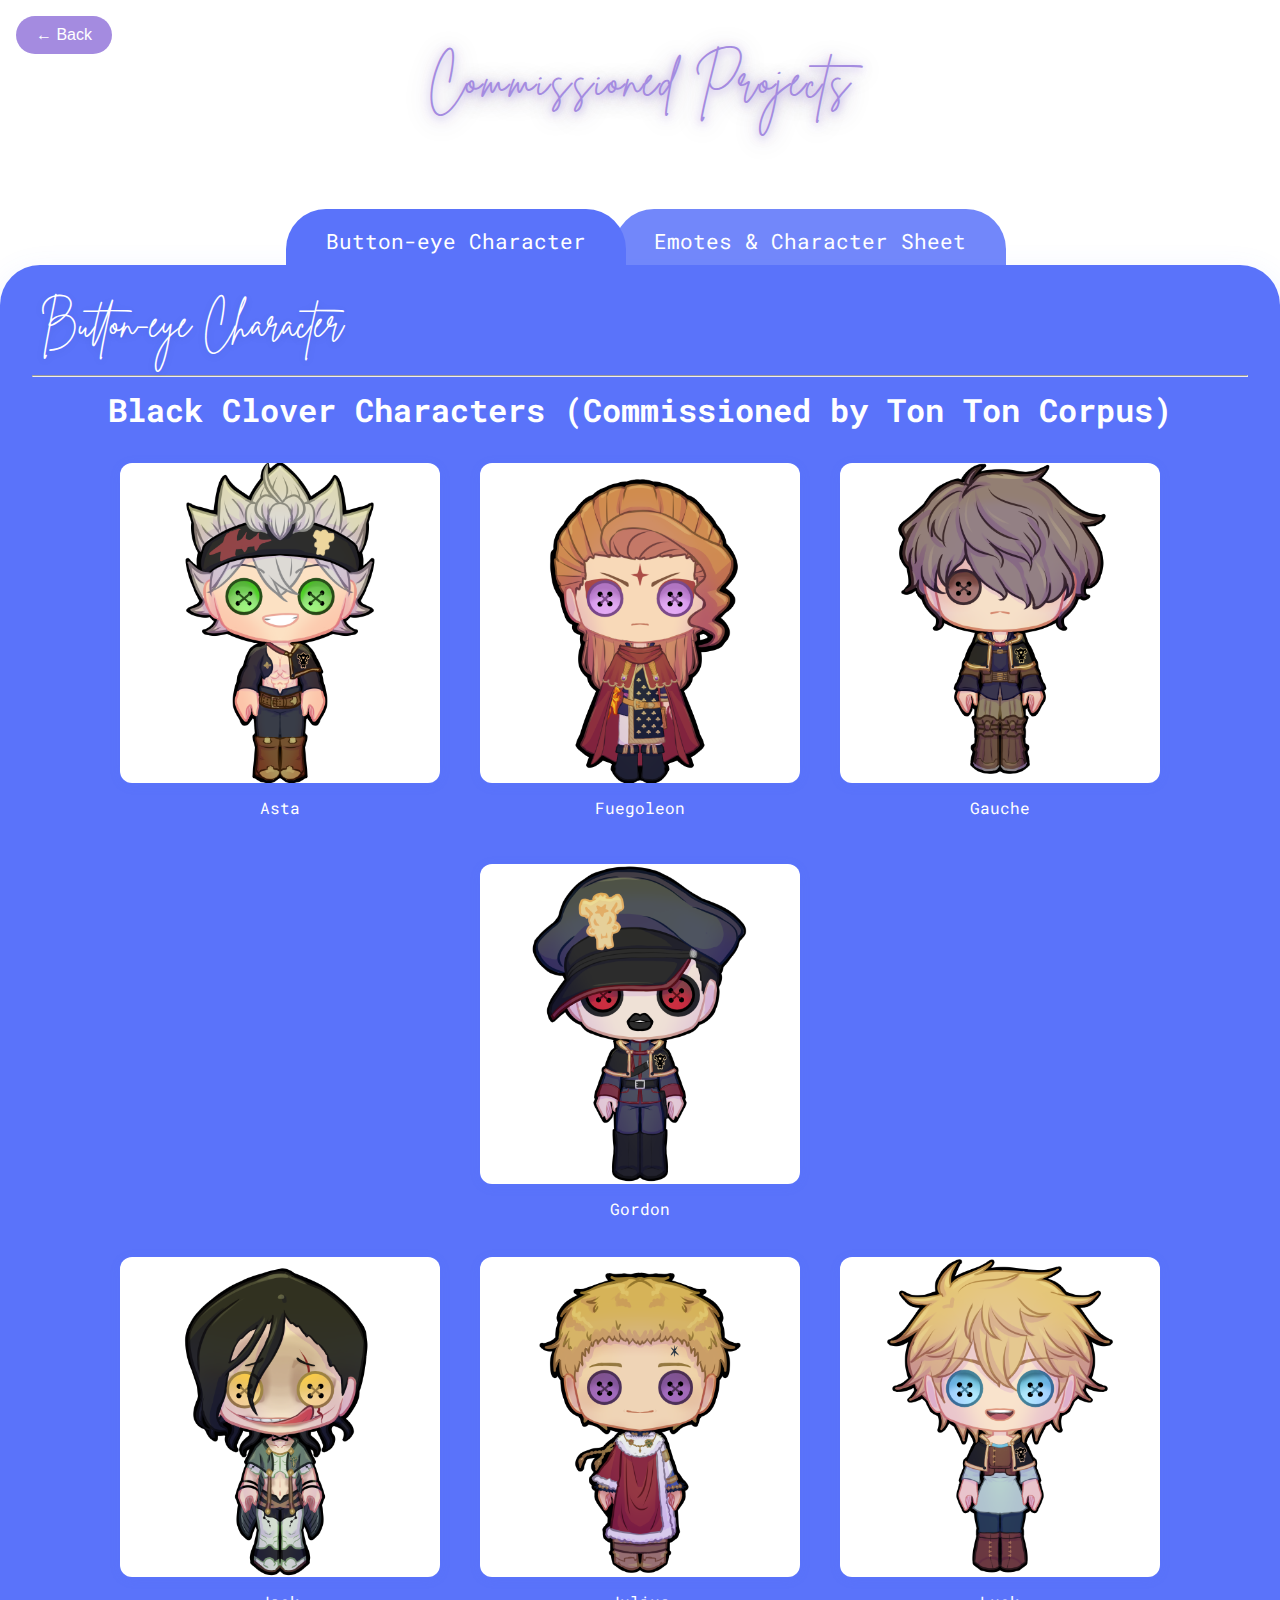
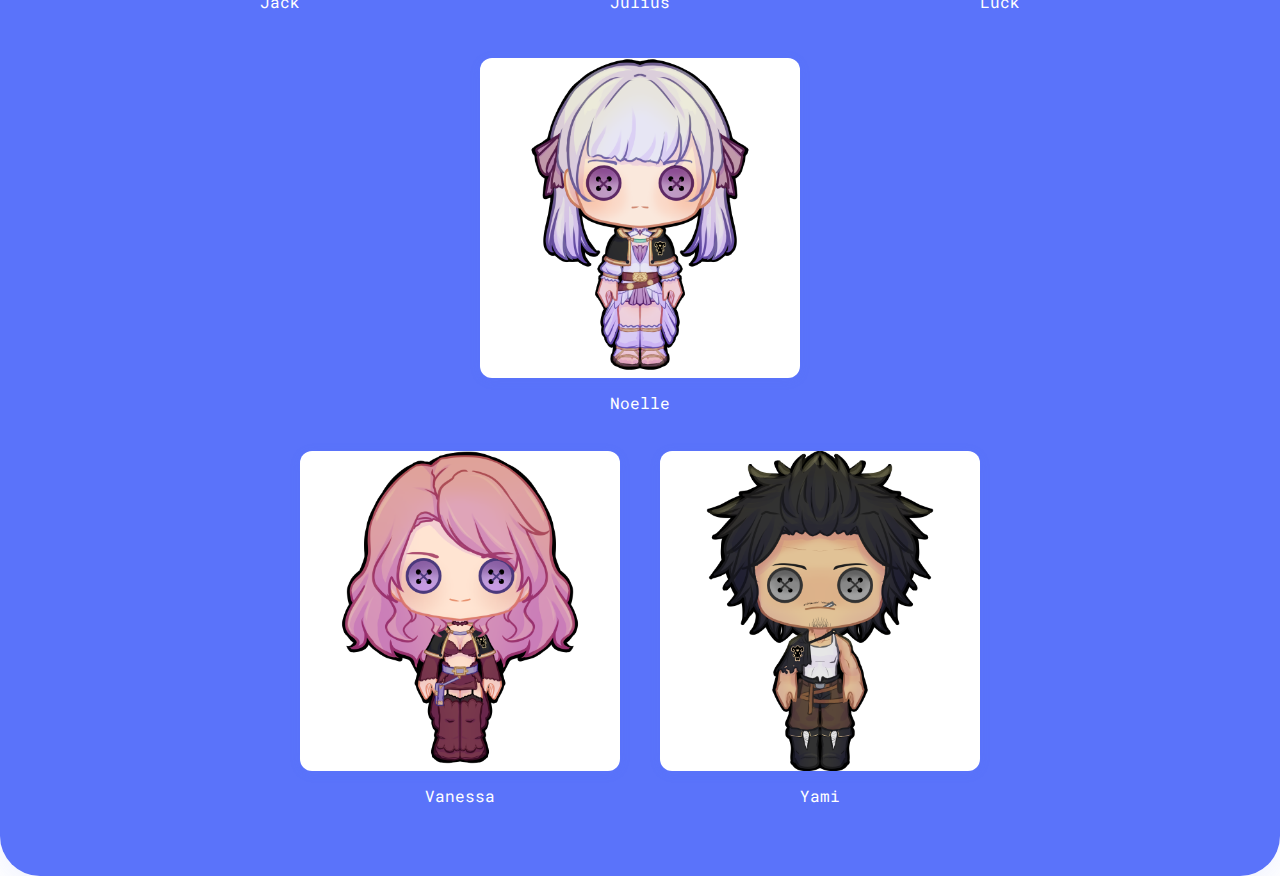
<file: commissioned_projects.html>
<!DOCTYPE html>
<html lang="en">
<head>
  <meta charset="UTF-8">
  <title>Commissioned Projects - Riza's Studio</title>
  <link href="https://fonts.googleapis.com/css2?family=Roboto+Mono:wght@400;700&display=swap" rel="stylesheet">
  <link rel="stylesheet" href="commissionstyle.css">
</head>
<body>
  <div class="back-btn-bar">
    <button class="nav-btn back" onclick="window.location.href='index.html'">← Back</button>
  </div>
  <header class="header">
    <span class="logo">Commissioned Projects</span>
  </header>
  <nav class="category-tabs">
    <button class="category-tab active" data-tab="button-eye" onclick="scrollToSection('button-eye-section')">Button-eye Character</button>
    <button class="category-tab" data-tab="emotes" onclick="scrollToSection('emotes-section')">Emotes & Character Sheet</button>
  </nav>

  <main class="category-content">
    <section id="button-eye-section" class="category-section active">
      <div class="category-header">Button-eye Character</div>
      <hr>
      <h2>Black Clover Characters (Commissioned by Ton Ton Corpus)</h2>
      <div class="logo-row">
        <div class="logo-block">
          <img src="PROJECTS/Commissioned/BC Characters/BC Asta Front Ton Comm.png" alt="Gallery Image 2" class="logo-img">
          <div class="portfolio-caption">Asta</div>
        </div>
        <div class="logo-block">
          <img src="PROJECTS/Commissioned/BC Characters/BC Fuegoleon Front Ton Comm.png" alt="Gallery Image 3" class="logo-img">
          <div class="portfolio-caption">Fuegoleon</div>
        </div>
        <div class="logo-block">
          <img src="PROJECTS/Commissioned/BC Characters/BC Gauche Front Ton Comm.png" alt="Gallery Image 3" class="logo-img">
          <div class="portfolio-caption">Gauche</div>
        </div>
        <div class="logo-block">
          <img src="PROJECTS/Commissioned/BC Characters/BC Gordon Front Ton Comm.png" alt="Gallery Image 1" class="logo-img">
          <div class="portfolio-caption">Gordon</div>
        </div>
      </div>
      <div class="logo-row">
        <div class="logo-block">
          <img src="PROJECTS/Commissioned/BC Characters/BC Jack Front Ton Comm.png" alt="Gallery Image 4" class="logo-img">
          <div class="portfolio-caption">Jack</div>
        </div>
        <div class="logo-block">
          <img src="PROJECTS/Commissioned/BC Characters/BC Julius Front Ton Comm.png" alt="Gallery Image 2" class="logo-img">
          <div class="portfolio-caption">Julius</div>
        </div>
        <div class="logo-block">
          <img src="PROJECTS/Commissioned/BC Characters/BC Luck Front Ton Comm.png" alt="Gallery Image 3" class="logo-img">
          <div class="portfolio-caption">Luck</div>
        </div>
        <div class="logo-block">
          <img src="PROJECTS/Commissioned/BC Characters/BC Noelle Front Ton Comm.png" alt="Gallery Image 3" class="logo-img">
          <div class="portfolio-caption">Noelle</div>
        </div>
      </div>
      <div class="logo-row">
        <div class="logo-block">
          <img src="PROJECTS/Commissioned/BC Characters/BC Vanessa Front Ton Comm.png" alt="Gallery Image 1" class="logo-img">
          <div class="portfolio-caption">Vanessa</div>
        </div>
        <div class="logo-block">
          <img src="PROJECTS/Commissioned/BC Characters/BC Yami Front Ton Comm.png" alt="Gallery Image 4" class="logo-img">
          <div class="portfolio-caption">Yami</div>
        </div>
      </div>
    </section>

    <section id="emotes-section" class="category-section">
      <div class="category-header">Emotes & Character Sheet</div>
      <hr>
      <h2>Emotes & Character Sheet</h2>
      <h6>Do not steal/redraw/repost in any way. Credits to the (VTuber) clients</h6>
      <div class="logo-row">
        <div class="logo-block">
          <img src="PROJECTS/Commissioned/emotes1.png" alt="Gallery Image 1" class="logo-img">
        </div>
        <div class="logo-block">
          <img src="PROJECTS/Commissioned/emotes2.png" alt="Gallery Image 4" class="logo-img">
        </div>
        <div class="logo-block">
          <img src="PROJECTS/Commissioned/emotes3.png" alt="Gallery Image 4" class="logo-img">
        </div>
      </div>
      <div class="logo-row">
        <div class="logo-block">
          <img src="PROJECTS/Commissioned/emotes4.png" alt="Gallery Image 1" class="logo-img">
        </div>
        <div class="logo-block">
          <img src="PROJECTS/Commissioned/emotes5.png" alt="Gallery Image 4" class="logo-img">
        </div>
        <div class="logo-block">
          <img src="PROJECTS/Commissioned/emotes6.png" alt="Gallery Image 4" class="logo-img">
        </div>
      </div>
      <div class="logo-row">
        <div class="logo-block">
          <img src="PROJECTS/Commissioned/charsheet2.png" alt="Gallery Image 1" class="logo-img">
        </div>
      </div>
    </section>
  </main>

<script>
function scrollToSection(sectionId) {
  const section = document.getElementById(sectionId);
  if (section) section.scrollIntoView({behavior: 'smooth'});
}

document.addEventListener('DOMContentLoaded', function() {
  const tabs = document.querySelectorAll('.category-tab');
  const sections = document.querySelectorAll('.category-section');
  const content = document.querySelector('.category-content');
  const pageKey = window.location.pathname.split('/').pop() + '-active-tab';

  // Helper: Activate tab/section by tabName (data-tab)
  function activateTab(tabName, scroll = false) {
    tabs.forEach(t => t.classList.remove('active'));
    sections.forEach(s => s.classList.remove('active'));
    const tab = Array.from(tabs).find(t => t.getAttribute('data-tab') === tabName);
    const section = document.getElementById(tabName + '-section');
    if (tab && section) {
      tab.classList.add('active');
      section.classList.add('active');
      if (scroll) section.scrollIntoView({behavior: 'smooth'});
      // Change background color (customize as needed)
      if(content) {
        if(tabName === 'animations' || tabName === 'ojt' || tabName === 'button-eye') {
          content.style.background = '#5a73fa';
        } else if(tabName === 'artworks' || tabName === 'school' || tabName === 'emotes') {
          content.style.background = '#a48be0';
        } else if(tabName === 'games' || tabName === 'shortfilm') {
          content.style.background = '#ff7eb3';
        } else if(tabName === 'marketing') {
          content.style.background = '#4a5fd3';
        } else if(tabName === 'music') {
          content.style.background = '#8fd3ff';
        } else if(tabName === 'video') {
          content.style.background = '#ffb38f';
        }
      }
      // Save to localStorage
      localStorage.setItem(pageKey, tabName);
    }
  }

  // Tab click handler
  tabs.forEach(tab => {
    tab.addEventListener('click', function(e) {
      const tabName = tab.getAttribute('data-tab');
      activateTab(tabName, false);
      // Update URL hash for deep linking
      history.replaceState(null, '', '#' + tabName + '-section');
    });
  });

  // On page load: check hash or localStorage
  let initialTab = null;
  if (window.location.hash) {
    const hash = window.location.hash.replace('#', '');
    const section = document.getElementById(hash);
    if (section) {
      const tabName = hash.replace('-section', '');
      initialTab = tabName;
      activateTab(tabName, true);
    }
  }
  if (!initialTab) {
    const savedTab = localStorage.getItem(pageKey);
    if (savedTab && Array.from(tabs).some(t => t.getAttribute('data-tab') === savedTab)) {
      activateTab(savedTab, false);
    }
  }
});
</script>

</body>
</html>
</file>
<file: commissionstyle.css>
@font-face {
      font-family: 'BrittanySignature';
      src: url('ASSETS/BrittanySignature.ttf') format('truetype');
      font-weight: normal;
      font-style: normal;
    }
    body {
      margin: 0;
      font-family: 'Roboto Mono', monospace;
      background: #fff;
      font-size: 22px;
    }
    .header {
      text-align: center;
      padding: 48px 0 32px 0;
      background: #fff;
    }
    .logo {
      font-family: 'BrittanySignature';
      font-size: 3rem;
      color: #a48be0;
      letter-spacing: 2px;
      margin-bottom: 32px;
      display: block;
      text-shadow:
        0 2px 8px rgba(135, 98, 219, 0.573),
        0 4px 24px rgba(55, 39, 90, 0.427),
        0 1px 0 #fff;
    }
    .category-tabs {
      display: flex;
      justify-content: center;
      gap: 0;
      margin-top: 32px;
      margin-bottom: 0;
      position: relative;
      z-index: 2;
    }
    .category-tab {
      font-family: 'Roboto Mono', monospace;
      font-size: 1.3rem;
      padding: 18px 40px;
      border: none;
      outline: none;
      cursor: pointer;
      background: #5a73fa;
      color: #fff;
      border-radius: 40px 40px 0 0;
      margin-right: -12px;
      transition: background 0.2s, color 0.2s, z-index 0.2s;
      z-index: 1;
      position: relative;
    }
    .category-tab.active[data-tab="button-eye"] {
      background: #5a73fa;
      color: #fff;
      z-index: 3;
    }
    .category-tab.active[data-tab="emotes"] {
    background: #a48be0;
    color: #fff;
    z-index: 3;
    }
    .category-tab:not(.active) {
      opacity: 0.85;
      z-index: 2;
    }
    .category-content {
      background: #5a73fa;
      border-radius: 40px;
      min-height: 400px;
      margin-top: -8px;
      position: relative;
      z-index: 1;
      transition: background 0.2s;
      box-shadow: 0 8px 32px rgba(90,115,250,0.10);
      padding: 32px 32px 32px 32px;
    }
    .category-section {
      display: none;
      min-height: 300px;
    }
    .category-section.active {
      display: block;
    }
    .category-header {
      font-family: 'BrittanySignature', cursive;
      font-size: 2.5rem;
      color: #fff;
      margin-bottom: 24px;
      margin-left: 8px;
      text-shadow: 0 2px 8px rgba(0,0,0,0.10);
    }
    .portfolio-image-block {
      display: flex;
      flex-direction: column;
      align-items: center;
      margin-bottom: 32px;
    }
    .portfolio-image {
      max-width: 100%;
      width: 600px;
      height: auto;
      border-radius: 24px;
      box-shadow: 0 4px 24px rgba(90,115,250,0.10);
      margin-bottom: 10px;
    }
    .portfolio-caption {
      font-family: 'Roboto Mono', monospace;
      font-size: 1.1rem;
      color: #fff;
      padding: 6px 18px;
      border-radius: 16px;
      text-align: center;
      margin-top: 0;
      word-break: break-all;
    }
    .portfolio-videos-row {
      display: flex;
      flex-direction: row;
      justify-content: center;
      gap: 32px;
      margin-bottom: 32px;
      flex-wrap: wrap;
    }
    .portfolio-video-block {
      display: flex;
      flex-direction: column;
      align-items: center;
      flex: 1 1 300px;
      max-width: 350px;
    }
    .portfolio-video {
      width: 100%;
      max-width: 900px;
      aspect-ratio: 16 / 9;
      height: 506px; /* 900 / 16 * 9 = 506.25 */
      object-fit: cover;
      border-radius: 24px;
      box-shadow: 0 4px 24px rgba(90,115,250,0.10);
      background: #000;
      margin-bottom: 10px;
      display: block;
    }
    .portfolio-video-thumb {
      width: 100%;
      max-width: 350px;
      aspect-ratio: 16 / 9;
      border-radius: 16px;
      margin-bottom: 8px;
      box-shadow: 0 2px 12px rgba(90,115,250,0.10);
      cursor: pointer;
      object-fit: cover;
      background: #000;
      transition: transform 0.15s, box-shadow 0.2s;
    }
    .portfolio-video-thumb:hover {
      transform: scale(1.04);
      box-shadow: 0 4px 24px rgba(90,115,250,0.18);
    }
    .video-thumb-wrapper {
      position: relative;
      display: inline-block;
    }

    .video-hover-text {
      position: absolute;
      top: 50%;
      left: 50%;
      transform: translate(-50%, -50%);
      color: #fff;
      background: rgba(127, 127, 127, 0.471);
      padding: 10px 24px;
      border-radius: 18px;
      font-family: 'Roboto Mono', monospace;
      font-size: 1.1rem;
      opacity: 0;
      pointer-events: none;
      transition: opacity 0.2s;
      text-align: center;
      letter-spacing: 1px;
      text-shadow: 0 2px 8px rgba(0,0,0,0.18);
    }

    .video-thumb-wrapper:hover .video-hover-text {
      opacity: 1;
    }
    /* Add this to your <style> section */
    h2 {
      color: #fff;
      text-align: center;
      font-family: 'Roboto Mono', monospace;
      margin-top: 0;
      margin-bottom: 24px;
      font-size: 2rem;
      font-weight: 700;
    }
    h6 {
      color: #fff;
      text-align: center;
      font-family: 'Roboto Mono', monospace;
      margin-top: 18px;
      margin-bottom: 18px;
      font-size: 1rem;
      font-weight: 400;
    }
    /* Add to your <style> section if not present */
    .download-link {
      color: #fff;
      font-family: 'Roboto Mono', monospace;
      font-size: 1.1rem;
      background: #a48be0;
      padding: 8px 20px;
      border-radius: 14px;
      text-decoration: none;
      transition: background 0.18s, color 0.18s, transform 0.15s;
      display: inline-block;
      margin-top: 4px;
      box-shadow: 0 2px 8px rgba(164,139,224,0.10);
    }
    .download-link:hover {
      background: #7c5fc7;
      color: #fff;
      transform: scale(1.06);
    }
    /* Responsive */
    @media (max-width: 900px) {
      .logo {
        font-size: 2rem;
      }
      .category-tabs {
        flex-direction: column;
        align-items: stretch;
        margin-top: 16px;
      }
      .category-tab {
        border-radius: 32px 32px 0 0;
        margin-right: 0;
        margin-bottom: 4px;
        font-size: 1rem;
        padding: 12px 0;
      }
      .category-content {
        border-radius: 24px;
        padding: 16px 6px;
        min-height: 150px;
      }
      .category-header {
        font-size: 1.5rem;
        margin-bottom: 12px;
        margin-left: 0;
        text-align: center;
      }
      .portfolio-image {
        width: 98vw;
        max-width: 100%;
        border-radius: 14px;
      }
      .portfolio-caption {
        font-size: 0.92rem;
        padding: 4px 10px;
      }
      .portfolio-video {
        height: 150px;
      }
      .portfolio-videos-row {
        flex-direction: column;
        align-items: center;
        gap: 18px;
      }
      .portfolio-video-block {
        max-width: 98vw;
        width: 100%;
      }
      .portfolio-video {
        min-width: 0;
        width: 100%;
        max-width: 100vw;
      }
      .llaira-video {
        height: 150px;
        max-width: 100vw;
      }
    }
    /* Scroll to top button */
    .scroll-top-btn {
      position: fixed;
      bottom: 32px;
      right: 32px;
      background: #a48be0;
      border: none;
      border-radius: 50%;
      width: 56px;
      height: 56px;
      display: flex;
      align-items: center;
      justify-content: center;
      cursor: pointer;
      box-shadow: 0 2px 8px rgba(164,139,224,0.18);
      z-index: 1000;
      transition: background 0.2s, transform 0.15s;
    }
    .scroll-top-btn:hover {
      background: #7c5fc7;
      transform: scale(1.12);
    }
    .scroll-top-btn svg {
      width: 32px;
      height: 32px;
      fill: #fff;
    }
    /* Back button */
    .back-btn-bar {
      position: absolute;
      top: 16px;
      left: 16px;
      z-index: 100;
    }
    .nav-btn {
      background: #a48be0;
      color: #fff;
      border: none;
      border-radius: 24px;
      padding: 10px 20px;
      font-size: 1rem;
      cursor: pointer;
      transition: background 0.2s, transform 0.15s;
      display: flex;
      align-items: center;
      gap: 8px;
    }
    .nav-btn:hover {
      background: #7c5fc7;
      transform: scale(1.05);
    }

    .artwork-slider {
      width: 100%;
      max-width: 900px;
      height: 520px;
      margin: 0 auto 32px auto;
      position: relative;
      overflow: hidden;
      border-radius: 28px;
      box-shadow: 0 4px 24px rgba(90,115,250,0.10);
      background: rgba(164,139,224,0.16);
    }

    .artwork-slide {
      display: none;
      justify-content: center;
      align-items: flex-start; /* Crop from top */
      width: 100%;
      height: 520px;
    }

    .artwork-slide.active {
      display: flex;
    }

    .artwork-img {
      width: 100%;
      height: 520px;
      object-fit: cover;
      object-position: top; /* Crop from top */
      border-radius: 28px;
      cursor: pointer;
      transition: box-shadow 0.2s, transform 0.18s;
    }

    .artwork-img:hover {
      box-shadow: 0 8px 32px rgba(90,115,250,0.18);
      transform: scale(1.02);
    }

    /* Modal styles */
    .artwork-modal {
      display: none;
      position: fixed;
      z-index: 9999;
      left: 0; top: 0;
      width: 100vw; height: 100vh;
      background: rgba(40,40,60,0.85);
      justify-content: center;
      align-items: center;
    }

    .artwork-modal.active {
      display: flex;
    }

    .artwork-modal-img {
      max-width: 90vw;
      max-height: 90vh;
      border-radius: 24px;
      box-shadow: 0 8px 32px rgba(90,115,250,0.22);
      background: #fff;
    }

    /* Responsive */
    @media (max-width: 900px) {
      .artwork-slider {
        max-width: 98vw;
        height: 220px;
      }
      .artwork-slide {
        height: 220px;
      }
      .artwork-img {
        height: 220px;
        border-radius: 16px;
      }
      .artwork-modal-img {
        max-width: 98vw;
        max-height: 80vh;
        border-radius: 12px;
      }
    }

    .llaira-slider {
      display: flex;
      align-items: center;
      justify-content: center;
      gap: 24px;
      margin: 32px auto;
      width: 100%;
      max-width: 900px;
    }

    .llaira-slide-wrapper {
      flex: 1;
      display: flex;
      flex-direction: column;
      align-items: center;
    }

    .llaira-slide-img {
      width: 100%;
      max-width: 900px;
      height: auto;
      object-fit: contain;
      border-radius: 28px;
      box-shadow: 0 4px 24px rgba(90,115,250,0.10);
      background: #fff;
      display: block;
      margin: 0 auto;
    }

    .llaira-slide-caption {
      font-family: 'Roboto Mono', monospace;
      font-size: 1.1rem;
      color: #fff;
      background: rgba(90,115,250,0.18);
      padding: 6px 18px;
      border-radius: 16px;
      text-align: center;
      margin-top: 10px;
      word-break: break-all;
    }

    .llaira-arrow {
      background: #a48be0;
      color: #fff;
      border: none;
      border-radius: 50%;
      width: 56px;
      height: 56px;
      font-size: 2rem;
      cursor: pointer;
      transition: background 0.2s, transform 0.15s;
      display: flex;
      align-items: center;
      justify-content: center;
      user-select: none;
    }
    .llaira-arrow:hover {
      background: #7c5fc7;
      transform: scale(1.08);
    }

    @media (max-width: 900px) {
      .llaira-slider {
        max-width: 98vw;
        gap: 8px;
      }
      .llaira-slide-img {
        max-width: 98vw;
        height: 220px;
        border-radius: 16px;
      }
      .llaira-arrow {
        width: 40px;
        height: 40px;
        font-size: 1.4rem;
      }
    }

    .llaira-extra-images {
      display: flex;
      justify-content: center;
      align-items: flex-start;
      gap: 32px;
      margin: 32px auto 0 auto;
      flex-wrap: wrap;
    }

    .llaira-extra-img {
      max-width: 340px;
      width: 100%;
      height: auto;
      border-radius: 18px;
      box-shadow: 0 2px 12px rgba(90,115,250,0.10);
      background: #fff;
      object-fit: contain;
      margin-bottom: 8px;
    }

    .llaira-video {
      width: auto;
      max-width: 100%;
      max-height: 340px;
      aspect-ratio: 16 / 9;
      object-fit: contain;
      border-radius: 12px;
      box-shadow: 0 4px 24px rgba(90,115,250,0.10);
      background: #000;
      margin-bottom: 10px;
      margin: 0 auto;
      display: block;
    }

    .llaira-video-block {
      display: flex;
      flex-direction: column;
      align-items: center;
      margin-bottom: 32px;
    }

    @media (max-width: 900px) {
      .llaira-extra-images {
        gap: 12px;
      }
      .llaira-extra-img {
        max-width: 98vw;
        border-radius: 10px;
      }
    }

    /* Add to your personalstyle.css */
    .business-card-row {
    display: flex;
    justify-content: center;
    align-items: flex-start;
    gap: 40px;
    margin: 32px 0;
    flex-wrap: wrap;
    }

    .business-card-block {
    display: flex;
    flex-direction: column;
    align-items: center;
    }

    .business-card-img {
    width: 252px;
    height: 180px;
    object-fit: contain;
    border-radius: 12px;
    box-shadow: 0 2px 12px rgba(90,115,250,0.10);
    background: #fff;
    margin-bottom: 8px;
    image-rendering: auto; /* Ensures best browser quality */
    }

    .portfolio-caption {
    font-family: 'Roboto Mono', monospace;
    font-size: 1rem;
    color: #fff;
    text-align: center;
    margin-top: 0;
    }

    @media (max-width: 700px) {
    .business-card-row {
        flex-direction: column;
        gap: 18px;
        align-items: center;
    }
    }

    /* Add to your personalstyle.css */
.logo-row {
  display: flex;
  justify-content: center;
  align-items: flex-start;
  gap: 40px;
  margin: 32px 0;
  flex-wrap: wrap;
}

.logo-block {
  display: flex;
  flex-direction: column;
  align-items: center;
}

.logo-img {
  width: 320px;
  max-width: 90vw;
  height: auto;
  object-fit: contain;
  border-radius: 12px;
  box-shadow: 0 2px 12px rgba(90,115,250,0.10);
  background: #fff;
  margin-bottom: 8px;
  image-rendering: auto;
}

.portfolio-caption {
  font-family: 'Roboto Mono', monospace;
  font-size: 1rem;
  color: #fff;
  text-align: center;
  margin-top: 0;
}

@media (max-width: 700px) {
  .logo-row {
    flex-direction: column;
    gap: 18px;
    align-items: center;
  }
}

.music-flex-container {
  height: auto;
  display: flex;
  gap: 0;
  align-items: stretch; /* Make both columns same height */
  justify-content: center;
  margin: 32px 0;
  flex-wrap: nowrap; /* Prevent wrapping */
}

.music-tabs {
  display: flex;
  flex-direction: column;
  gap: 0;
  min-width: 200px;
  align-self: stretch;
  justify-content: stretch;
  padding: 0;
  margin: 0;
  height: auto;
  max-height: 100%;
}

.music-tab {
  background: #a48be0;
  color: #fff;
  border: none;
  border-radius: 0;
  padding: 18px 0;           /* Smaller height */
  font-family: 'Roboto Mono', monospace;
  font-size: 1.05rem;        /* Slightly smaller font */
  cursor: pointer;
  transition: background 0.18s, color 0.18s;
  text-align: center;
  margin: 0;
  font-weight: 700;
  box-shadow: none;
  width: 100%;
  outline: none;
  border-bottom: 2px solid #8fd3ff;
  letter-spacing: 1px;
  height: 100%;
}

.music-tab.active {
  background: #5a73fa;
  color: #fff;
  font-weight: bold;
}

.music-tab:first-child {
  border-top-left-radius: 16px;
}
.music-tab:last-child {
  border-bottom-left-radius: 16px;
  border-bottom: none;
}

/* Player container flush with tabs */
.music-player-advanced {
  background: #23243a;
  border-radius: 0 16px 16px 0;
  padding: 32px 24px 24px 24px;
  min-width: 500px;
  max-width: 500px;
  width: 500;
  box-shadow: 0 8px 32px rgba(0,0,0,0.35);
  color: #fff;
  display: flex;
  flex-direction: column;
  align-items: stretch;
  height: auto;
  max-height: 80vh;
  justify-content: stretch;
}

/* Playlist scrolls if too long, always fits inside player */
.music-playlist {
  display: flex;
  flex-direction: column;
  gap: 6px;
  margin-bottom: 18px;
  padding: 6px 0;
  background: rgba(90,115,250,0.07);
  border-radius: 10px;
  max-height: none; /* Adjust as needed for your design */
  overflow-y: auto;
  width:100%;
  box-sizing: border-box;
  overflow-x: hidden;
}

/* Controls in a row */
.music-controls {
  display: flex;
  flex-direction: row;
  align-items: center;
  gap: 18px;
  justify-content: flex-start;
  margin-bottom: 8px;
}

.music-controls button {
  background: #a48be0;
  color: #fff;
  border: none;
  border-radius: 50%;
  width: 38px;
  height: 38px;
  font-size: 1.3rem;
  cursor: pointer;
  transition: background 0.18s, transform 0.15s;
  display: flex;
  align-items: center;
  justify-content: center;
  margin: 0 4px;
}

.music-controls button:hover {
  background: #7c5fc7;
  transform: scale(1.08);
}

.music-track {
  background: rgba(90,115,250,0.18);
  color: #fff;
  border: none;
  border-radius: 6px;
  padding: 5px 15px;
  cursor: pointer;
  text-align: left;
  font-family: 'Roboto Mono', monospace;
  font-size: 0.90rem;
  transition: background 0.18s, color 0.18s, transform 0.12s;
  margin: 0;
  font-weight: 500;
  box-shadow: 0 1px 4px rgba(90,115,250,0.08);
  width: 100%;
  box-sizing: border-box;
  white-space: nowrap;
  overflow: hidden;
  text-overflow: ellipsis;
}

.music-track:hover {
  background: #7c5fc7;
  color: #fff;
  transform: translateX(4px) scale(1.03);
}

.music-track.active,
.music-track:focus {
  background: #5a73fa;
  color: #fff;
  font-weight: bold;
  transform: scale(1.04);
}

/* Responsive adjustments for small screens */
@media (max-width: 900px) {
  .music-flex-container {
    flex-direction: column;
    align-items: stretch;
    min-height: unset;
    max-height: unset;
  }
  .music-tabs,
  .music-player-advanced {
    max-height: unset;
    min-width: unset;
    width: 100%;
    border-radius: 16px;
  }
  .music-player-advanced {
    border-radius: 16px;
    padding: 18px 6px 18px 6px;
    max-width: 100vw;
  }
  .music-playlist {
    max-height: 180px;
  }
}
</file>
